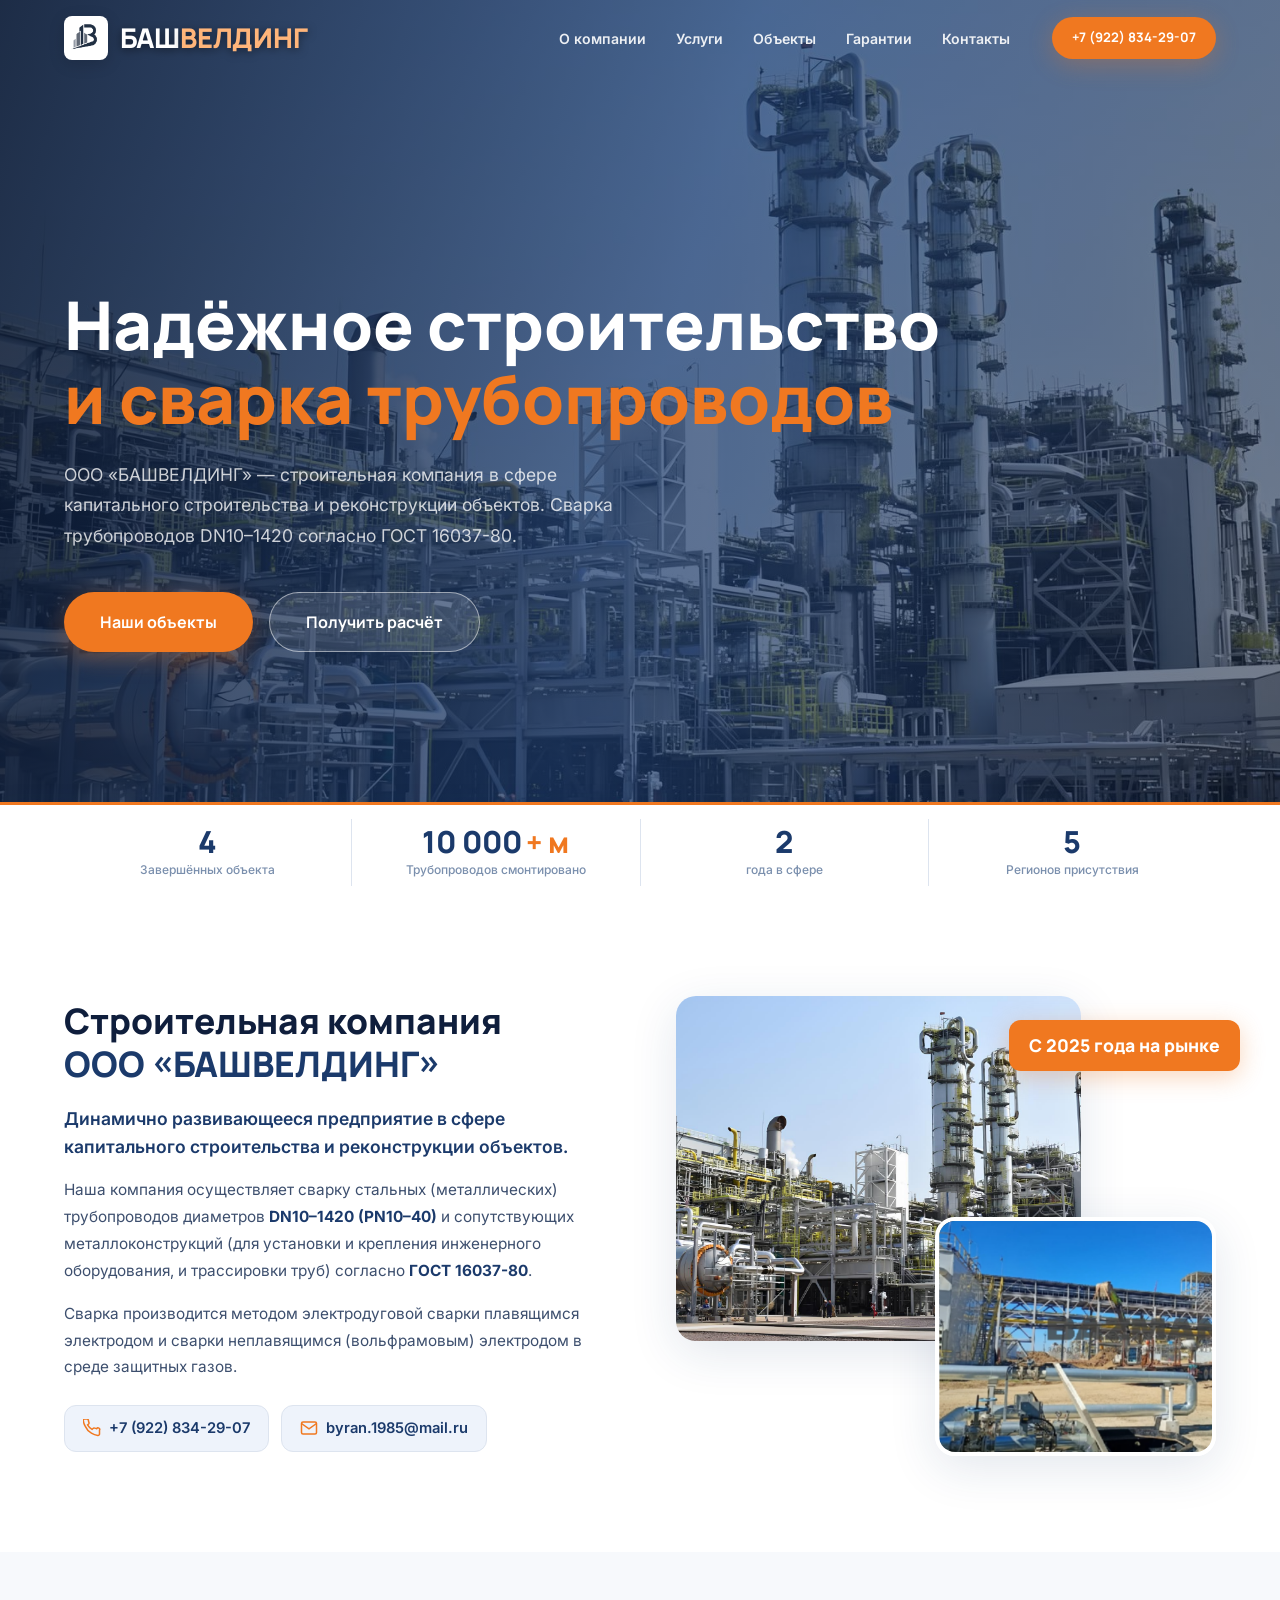
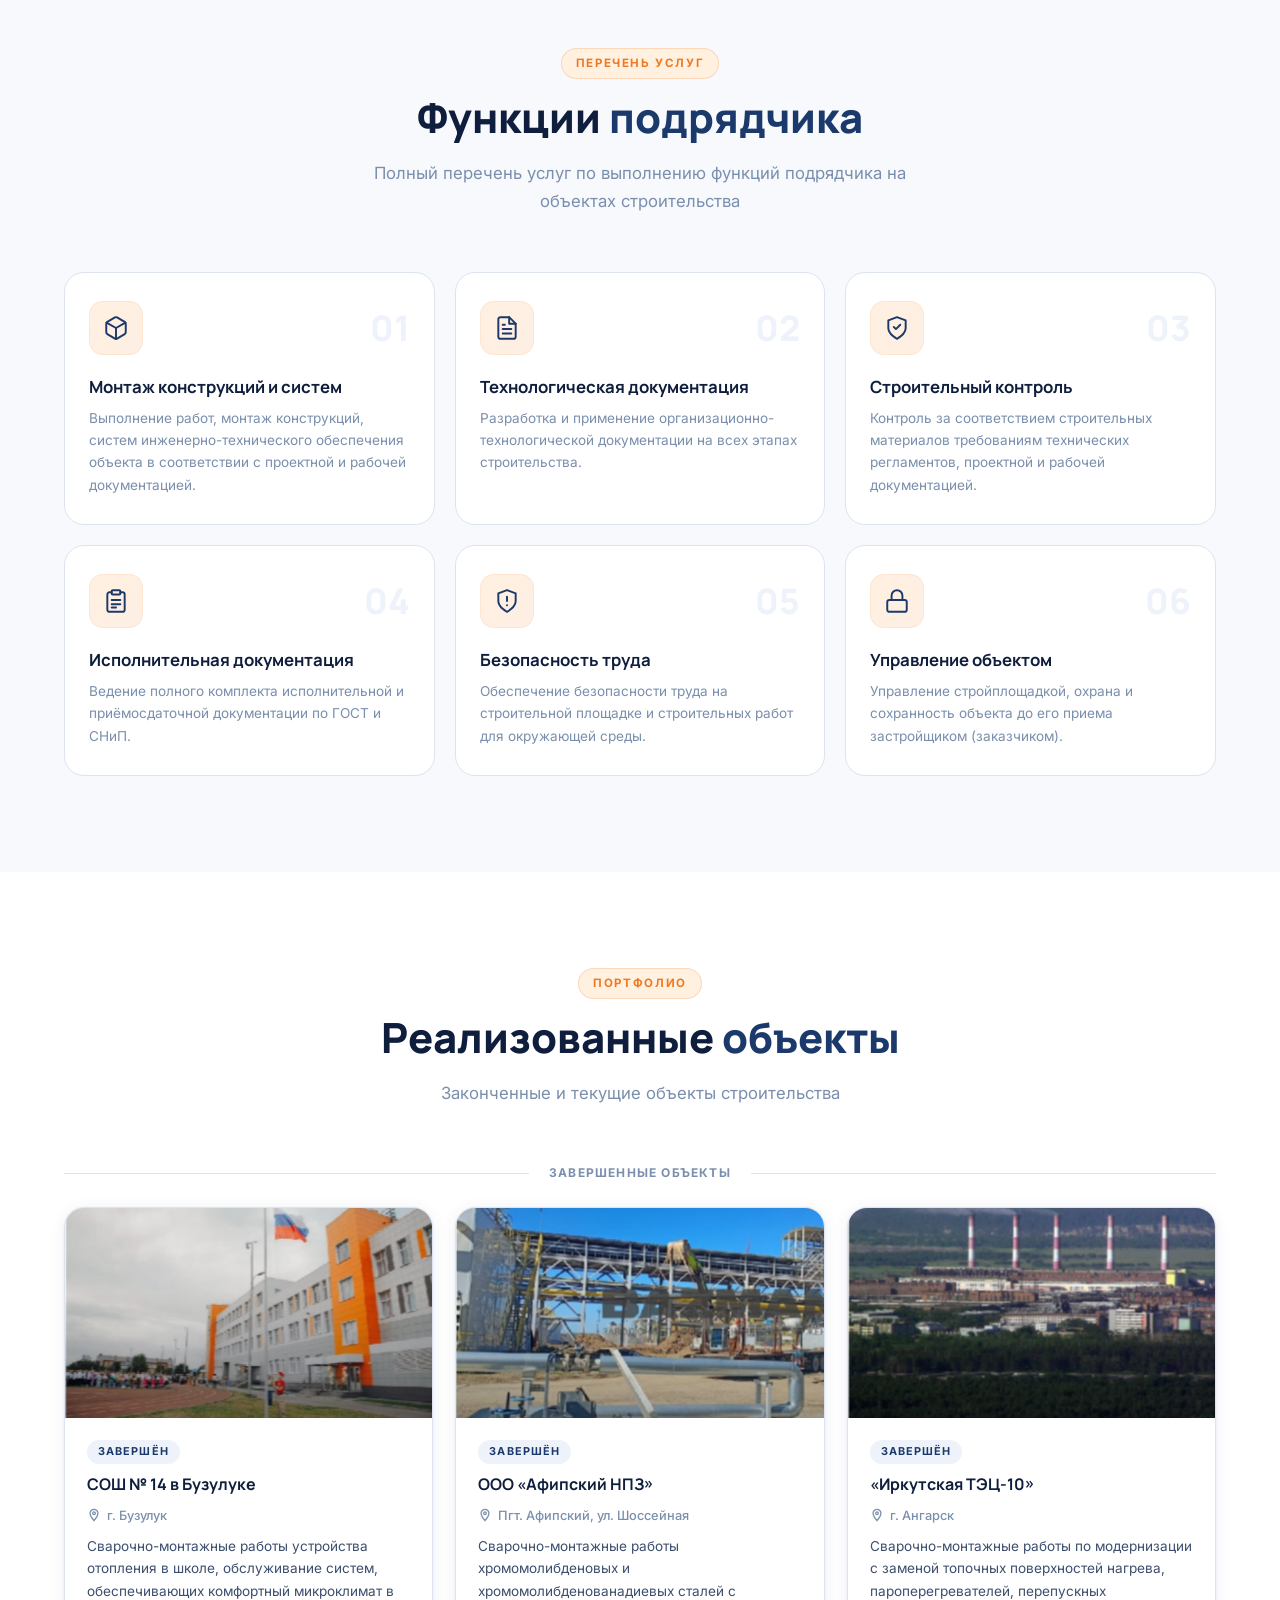
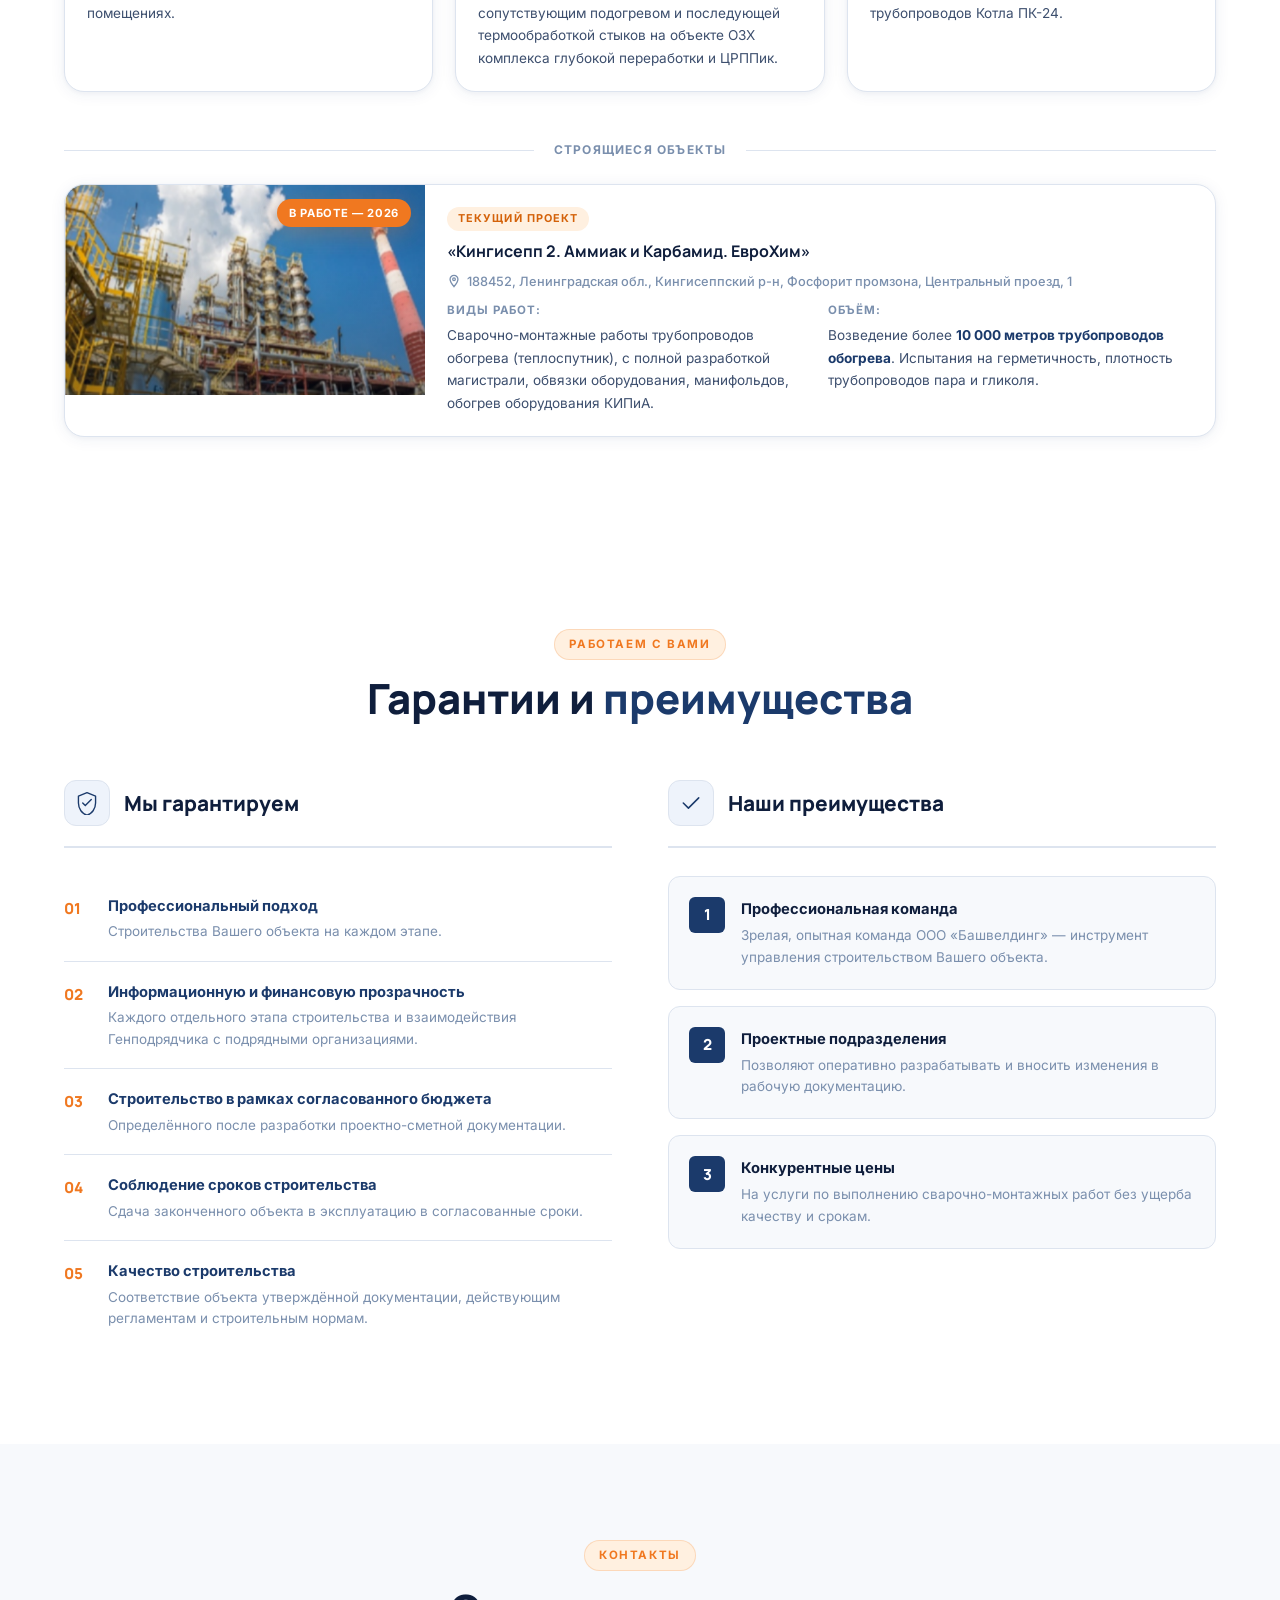
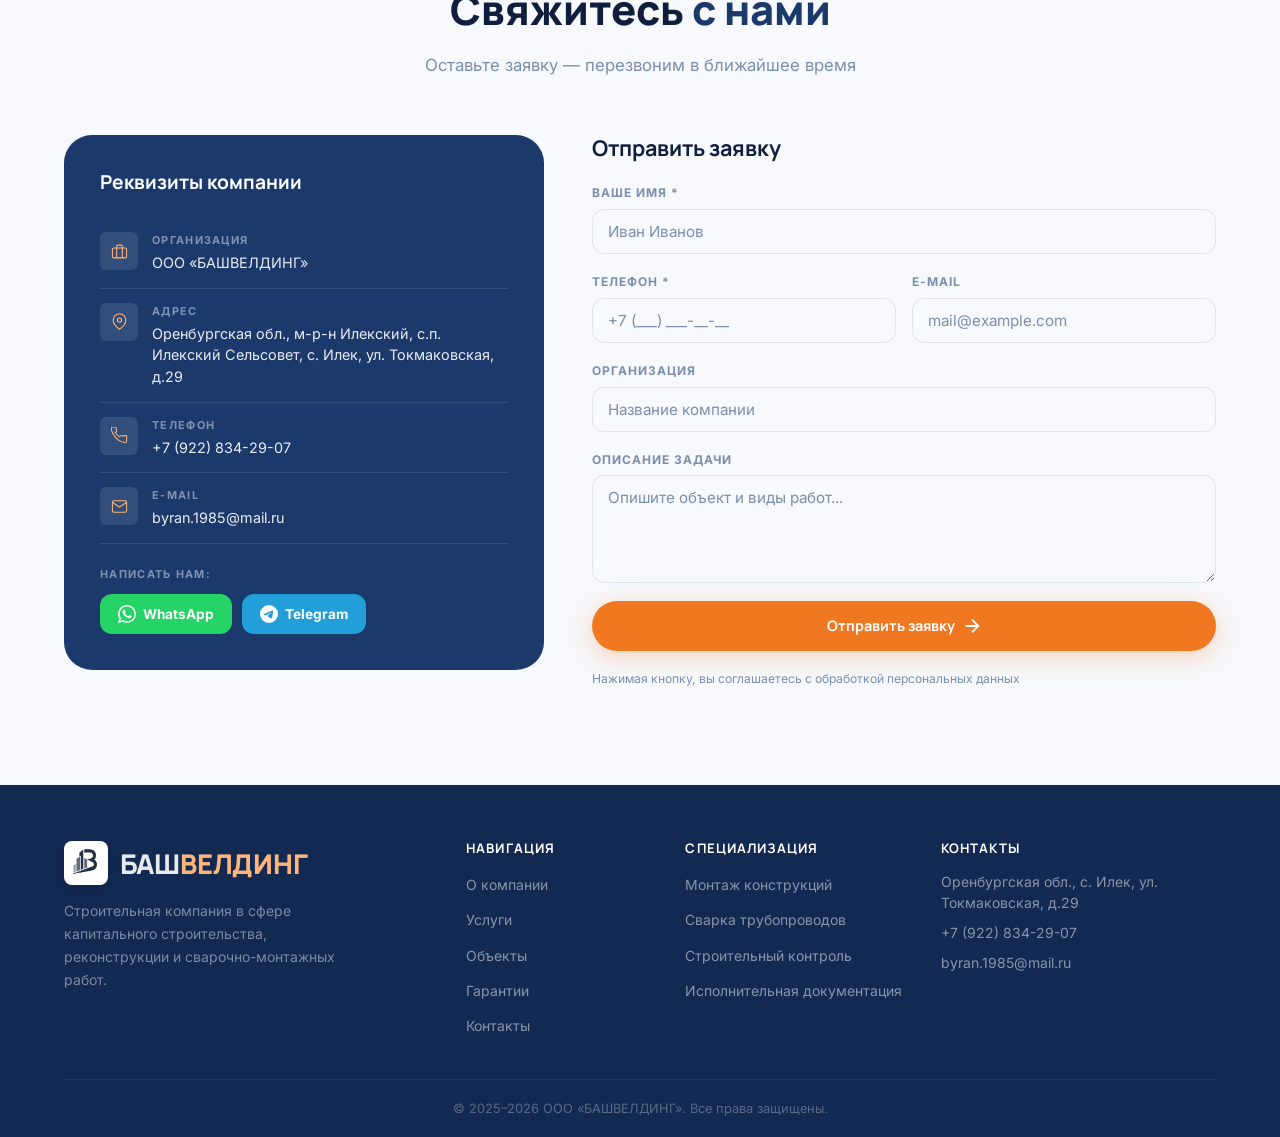
<file: index.html>
<!DOCTYPE html>
<html lang="ru">
<head>
  <meta charset="UTF-8" />
  <meta name="viewport" content="width=device-width, initial-scale=1.0" />
  <title>БАШВЕЛДИНГ | Сварочно-монтажные работы и строительство</title>
  <meta name="description" content="ООО «БАШВЕЛДИНГ» — строительная компания в сфере капитального строительства, реконструкции и сварочно-монтажных работ трубопроводов DN10-1420." />
  <link rel="preconnect" href="https://fonts.googleapis.com" />
  <link rel="preconnect" href="https://fonts.gstatic.com" crossorigin />
  <link href="https://fonts.googleapis.com/css2?family=Inter:wght@300;400;500;600;700;800&family=Manrope:wght@400;500;600;700;800&display=swap" rel="stylesheet" />
  <link rel="stylesheet" href="style.css" />
</head>
<body>

  <!-- ============ ШАПКА ============ -->
  <header id="header">
    <div class="header-inner">

      <!-- ЛОГОТИП -->
      <a href="#hero" class="logo" id="logo-link">
        <div class="logo-mark">
          <img src="images/icon.png" alt="Логотип БАШВЕЛДИНГ" class="logo-img">
        </div>
        <div class="logo-text">
          <span class="logo-bash">БАШ</span><span class="logo-vld">ВЕЛДИНГ</span>
        </div>
      </a>

      <nav id="nav">
        <ul class="nav-list">
          <li><a href="#about"      class="nav-link">О компании</a></li>
          <li><a href="#services"   class="nav-link">Услуги</a></li>
          <li><a href="#portfolio"  class="nav-link">Объекты</a></li>
          <li><a href="#guarantees" class="nav-link">Гарантии</a></li>
          <li><a href="#contacts"   class="nav-link">Контакты</a></li>
        </ul>
      </nav>

      <a href="tel:+79228342907" class="btn btn-primary header-cta">+7 (922) 834-29-07</a>

      <button id="burger" class="burger" aria-label="Открыть меню">
        <span></span><span></span><span></span>
      </button>
    </div>
  </header>

  <!-- ============ HERO ============ -->
  <section id="hero" class="hero">
    <div class="hero-bg">
      <div class="hero-img-layer" id="heroImgLayer"></div>
      <div class="hero-overlay"></div>
    </div>
    <div class="hero-content">
      <h1 class="hero-title">
        Надёжное строительство<br />
        <span class="hero-accent">и сварка трубопроводов</span>
      </h1>
      <p class="hero-subtitle">
        ООО «БАШВЕЛДИНГ» — строительная компания в сфере капитального строительства
        и реконструкции объектов. Сварка трубопроводов DN10–1420 согласно ГОСТ 16037-80.
      </p>
      <div class="hero-actions">
        <a href="#portfolio" class="btn btn-primary btn-lg">Наши объекты</a>
        <a href="#contacts"  class="btn btn-outline-white btn-lg">Получить расчёт</a>
      </div>
    </div>

    <!-- СТАТИСТИКА -->
    <div class="hero-stats-bar">
      <div class="container hero-stats-inner">

        <div class="hstat">
          <span class="hstat-num" data-target="4">0</span>
          <span class="hstat-label">Завершённых объекта</span>
        </div>

        <div class="hstat-sep"></div>

        <div class="hstat">
          <div class="hstat-inline">
            <span class="hstat-num" data-target="10000">0</span>
            <span class="hstat-suf">+ м</span>
          </div>
          <span class="hstat-label">Трубопроводов смонтировано</span>
        </div>

        <div class="hstat-sep"></div>

        <div class="hstat">
          <span class="hstat-num" data-target="2">0</span>
          <span class="hstat-label">года в сфере</span>
        </div>

        <div class="hstat-sep"></div>

        <div class="hstat">
          <span class="hstat-num" data-target="5">0</span>
          <span class="hstat-label">Регионов присутствия</span>
        </div>

      </div>
    </div>
  </section>

  <!-- ============ О КОМПАНИИ ============ -->
  <section id="about" class="section about-section">
    <div class="container">
      <div class="about-grid">
        <div class="about-content reveal">
          <h2 class="about-title">Строительная компания<br /><span class="accent">ООО «БАШВЕЛДИНГ»</span></h2>
          <p class="about-lead">
            Динамично развивающееся предприятие в сфере капитального строительства
            и реконструкции объектов.
          </p>
          <p class="about-text">
            Наша компания осуществляет сварку стальных (металлических) трубопроводов
            диаметров <strong>DN10–1420 (PN10–40)</strong> и сопутствующих металлоконструкций
            (для установки и крепления инженерного оборудования, и трассировки труб)
            согласно <strong>ГОСТ 16037-80</strong>.
          </p>
          <p class="about-text">
            Сварка производится методом электродуговой сварки плавящимся электродом
            и сварки неплавящимся (вольфрамовым) электродом в среде защитных газов.
          </p>
          <div class="about-contact-row">
            <a href="tel:+79228342907" class="about-contact-item">
              <svg viewBox="0 0 24 24" fill="none" stroke="currentColor" stroke-width="2"><path d="M22 16.92v3a2 2 0 01-2.18 2 19.79 19.79 0 01-8.63-3.07A19.5 19.5 0 013.07 9.81 19.79 19.79 0 01.22 1.18 2 2 0 012.22 0h3a2 2 0 012 1.72 12.84 12.84 0 00.7 2.81 2 2 0 01-.45 2.11L6.09 7.91a16 16 0 006 6l1.27-1.27a2 2 0 012.11-.45 12.84 12.84 0 002.81.7A2 2 0 0122 14.92z"/></svg>
              +7 (922) 834-29-07
            </a>
            <a href="mailto:byran.1985@mail.ru" class="about-contact-item">
              <svg viewBox="0 0 24 24" fill="none" stroke="currentColor" stroke-width="2"><path d="M4 4h16c1.1 0 2 .9 2 2v12c0 1.1-.9 2-2 2H4c-1.1 0-2-.9-2-2V6c0-1.1.9-2 2-2z"/><polyline points="22,6 12,13 2,6"/></svg>
              byran.1985@mail.ru
            </a>
          </div>
        </div>
        <div class="about-visual reveal reveal-right">
          <div class="about-img-primary">
            <img src="images/image5.png" alt="Строительство и сварка">
          </div>
          <div class="about-img-secondary">
            <img src="images/image2.png" alt="Монтаж трубопроводов">
          </div>
          <div class="about-badge-card">
            <span class="badge-desc">С 2025 года на рынке</span>
          </div>
        </div>
      </div>
    </div>
  </section>

  <!-- ============ УСЛУГИ ============ -->
  <section id="services" class="section services-section">
    <div class="container">
      <div class="section-header reveal">
        <div class="section-tag">Перечень услуг</div>
        <h2 class="section-title">Функции <span class="accent">подрядчика</span></h2>
        <p class="section-desc">Полный перечень услуг по выполнению функций подрядчика на объектах строительства</p>
      </div>
      <div class="services-grid">
        <div class="service-card reveal" data-delay="0">
          <div class="service-num">01</div>
          <div class="service-icon-wrap">
            <svg viewBox="0 0 24 24" fill="none" stroke="currentColor" stroke-width="1.8" stroke-linecap="round" stroke-linejoin="round">
              <path d="M21 16V8a2 2 0 0 0-1-1.73l-7-4a2 2 0 0 0-2 0l-7 4A2 2 0 0 0 3 8v8a2 2 0 0 0 1 1.73l7 4a2 2 0 0 0 2 0l7-4A2 2 0 0 0 21 16z" />
              <polyline points="3.27 6.96 12 12.01 20.73 6.96" />
              <line x1="12" y1="22.08" x2="12" y2="12" />
            </svg>
          </div>
          <h3 class="service-title">Монтаж конструкций и систем</h3>
          <p class="service-desc">Выполнение работ, монтаж конструкций, систем инженерно-технического обеспечения объекта в соответствии с проектной и рабочей документацией.</p>
        </div>
        
        <div class="service-card reveal" data-delay="80">
          <div class="service-num">02</div>
          <div class="service-icon-wrap">
            <svg viewBox="0 0 24 24" fill="none" stroke="currentColor" stroke-width="1.8" stroke-linecap="round" stroke-linejoin="round">
              <path d="M14 2H6a2 2 0 0 0-2 2v16a2 2 0 0 0 2 2h12a2 2 0 0 0 2-2V8z" />
              <polyline points="14 2 14 8 20 8" />
              <line x1="16" y1="13" x2="8" y2="13" />
              <line x1="16" y1="17" x2="8" y2="17" />
              <line x1="10" y1="9" x2="8" y2="9" />
            </svg>
          </div>
          <h3 class="service-title">Технологическая документация</h3>
          <p class="service-desc">Разработка и применение организационно-технологической документации на всех этапах строительства.</p>
        </div>
        
        <div class="service-card reveal" data-delay="160">
          <div class="service-num">03</div>
          <div class="service-icon-wrap">
            <svg viewBox="0 0 24 24" fill="none" stroke="currentColor" stroke-width="1.8" stroke-linecap="round" stroke-linejoin="round">
              <path d="M12 22s8-4 8-10V5l-8-3-8 3v7c0 6 8 10 8 10z" />
              <polyline points="9 11 11 13 15 9" />
            </svg>
          </div>
          <h3 class="service-title">Строительный контроль</h3>
          <p class="service-desc">Контроль за соответствием строительных материалов требованиям технических регламентов, проектной и рабочей документацией.</p>
        </div>
        
        <div class="service-card reveal" data-delay="0">
          <div class="service-num">04</div>
          <div class="service-icon-wrap">
            <svg viewBox="0 0 24 24" fill="none" stroke="currentColor" stroke-width="1.8" stroke-linecap="round" stroke-linejoin="round">
              <path d="M16 4h2a2 2 0 0 1 2 2v14a2 2 0 0 1-2 2H6a2 2 0 0 1-2-2V6a2 2 0 0 1 2-2h2" />
              <rect x="8" y="2" width="8" height="4" rx="1" ry="1" />
              <line x1="8" y1="11" x2="16" y2="11" />
              <line x1="8" y1="15" x2="16" y2="15" />
              <line x1="8" y1="18" x2="12" y2="18" />
            </svg>
          </div>
          <h3 class="service-title">Исполнительная документация</h3>
          <p class="service-desc">Ведение полного комплекта исполнительной и приёмосдаточной документации по ГОСТ и СНиП.</p>
        </div>
        
        <div class="service-card reveal" data-delay="80">
          <div class="service-num">05</div>
          <div class="service-icon-wrap">
            <svg viewBox="0 0 24 24" fill="none" stroke="currentColor" stroke-width="1.8" stroke-linecap="round" stroke-linejoin="round">
              <path d="M12 22s8-4 8-10V5l-8-3-8 3v7c0 6 8 10 8 10z" />
              <path d="M12 8v4" />
              <path d="M12 16h.01" />
            </svg>
          </div>
          <h3 class="service-title">Безопасность труда</h3>
          <p class="service-desc">Обеспечение безопасности труда на строительной площадке и строительных работ для окружающей среды.</p>
        </div>
        
        <div class="service-card reveal" data-delay="160">
          <div class="service-num">06</div>
          <div class="service-icon-wrap">
            <svg viewBox="0 0 24 24" fill="none" stroke="currentColor" stroke-width="1.8" stroke-linecap="round" stroke-linejoin="round">
              <rect x="3" y="11" width="18" height="11" rx="2" ry="2" />
              <path d="M7 11V7a5 5 0 0 1 10 0v4" />
            </svg>
          </div>
          <h3 class="service-title">Управление объектом</h3>
          <p class="service-desc">Управление стройплощадкой, охрана и сохранность объекта до его приема застройщиком (заказчиком).</p>
        </div>
      </div>
    </div>
  </section>

  <!-- ============ ОБЪЕКТЫ (ПОРТФОЛИО) ============ -->
  <section id="portfolio" class="section portfolio-section">
    <div class="container">
      <div class="section-header reveal">
        <div class="section-tag">Портфолио</div>
        <h2 class="section-title">Реализованные <span class="accent">объекты</span></h2>
        <p class="section-desc">Законченные и текущие объекты строительства</p>
      </div>

      <div class="portfolio-label reveal">
        <div class="plabel-line"></div>
        <span>Завершенные объекты</span>
        <div class="plabel-line"></div>
      </div>

      <div class="portfolio-grid">
        <div class="portfolio-card reveal" data-delay="0">
          <div class="pcard-img">
            <img src="images/image1.png" alt="Школа №14 Бузулук" />
            <div class="pcard-img-overlay"></div>
          </div>
          <div class="pcard-body">
            <span class="pcard-tag">Завершён</span>
            <h3 class="pcard-title">СОШ № 14 в Бузулуке</h3>
            <p class="pcard-location">
              <svg viewBox="0 0 16 16" fill="none" stroke="currentColor" stroke-width="1.5"><path d="M8 1.5a4.5 4.5 0 014.5 4.5c0 3-4.5 8.5-4.5 8.5S3.5 9 3.5 6A4.5 4.5 0 018 1.5z"/><circle cx="8" cy="6" r="1.5"/></svg>
              г. Бузулук
            </p>
            <p class="pcard-desc">Сварочно-монтажные работы устройства отопления в школе, обслуживание систем, обеспечивающих комфортный микроклимат в помещениях.</p>
          </div>
        </div>

        <div class="portfolio-card reveal" data-delay="100">
          <div class="pcard-img">
            <img src="images/image2.png" alt="ООО Афипский НПЗ" />
            <div class="pcard-img-overlay"></div>
          </div>
          <div class="pcard-body">
            <span class="pcard-tag">Завершён</span>
            <h3 class="pcard-title">ООО «Афипский НПЗ»</h3>
            <p class="pcard-location">
              <svg viewBox="0 0 16 16" fill="none" stroke="currentColor" stroke-width="1.5"><path d="M8 1.5a4.5 4.5 0 014.5 4.5c0 3-4.5 8.5-4.5 8.5S3.5 9 3.5 6A4.5 4.5 0 018 1.5z"/><circle cx="8" cy="6" r="1.5"/></svg>
              Пгт. Афипский, ул. Шоссейная
            </p>
            <p class="pcard-desc">Сварочно-монтажные работы хромомолибденовых и хромомолибденованадиевых сталей с сопутствующим подогревом и последующей термообработкой стыков на объекте ОЗХ комплекса глубокой переработки и ЦРППик.</p>
          </div>
        </div>

        <div class="portfolio-card reveal" data-delay="200">
          <div class="pcard-img">
            <img src="images/image3.png" alt="Иркутская ТЭЦ-10" />
            <div class="pcard-img-overlay"></div>
          </div>
          <div class="pcard-body">
            <span class="pcard-tag">Завершён</span>
            <h3 class="pcard-title">«Иркутская ТЭЦ-10»</h3>
            <p class="pcard-location">
              <svg viewBox="0 0 16 16" fill="none" stroke="currentColor" stroke-width="1.5"><path d="M8 1.5a4.5 4.5 0 014.5 4.5c0 3-4.5 8.5-4.5 8.5S3.5 9 3.5 6A4.5 4.5 0 018 1.5z"/><circle cx="8" cy="6" r="1.5"/></svg>
              г. Ангарск
            </p>
            <p class="pcard-desc">Сварочно-монтажные работы по модернизации с заменой топочных поверхностей нагрева, пароперегревателей, перепускных трубопроводов Котла ПК-24.</p>
          </div>
        </div>
      </div>

      <div class="portfolio-label reveal" style="margin-top:48px;">
        <div class="plabel-line"></div>
        <span>Строящиеся объекты</span>
        <div class="plabel-line"></div>
      </div>

      <!-- ШИРОКАЯ КАРТОЧКА -->
      <div class="portfolio-card portfolio-card-wide reveal">
        <div class="pcard-img">
          <img src="images/image4.png" alt="ЕвроХим Кингисепп" />
          <div class="pcard-img-overlay"></div>
          <span class="pcard-live-badge">В работе — 2026</span>
        </div>
        <div class="pcard-body">
          <span class="pcard-tag pcard-tag-active">Текущий проект</span>
          <h3 class="pcard-title">«Кингисепп 2. Аммиак и Карбамид. ЕвроХим»</h3>
          <p class="pcard-location">
            <svg viewBox="0 0 16 16" fill="none" stroke="currentColor" stroke-width="1.5"><path d="M8 1.5a4.5 4.5 0 014.5 4.5c0 3-4.5 8.5-4.5 8.5S3.5 9 3.5 6A4.5 4.5 0 018 1.5z"/><circle cx="8" cy="6" r="1.5"/></svg>
            188452, Ленинградская обл., Кингисеппский р-н, Фосфорит промзона, Центральный проезд, 1
          </p>
          <div class="pcard-wide-grid">
            <div>
              <p class="pcard-desc-label">Виды работ:</p>
              <p class="pcard-desc">Сварочно-монтажные работы трубопроводов обогрева (теплоспутник), с полной разработкой магистрали, обвязки оборудования, манифольдов, обогрев оборудования КИПиА.</p>
            </div>
            <div>
              <p class="pcard-desc-label">Объём:</p>
              <p class="pcard-desc">Возведение более <strong>10 000 метров трубопроводов обогрева</strong>. Испытания на герметичность, плотность трубопроводов пара и гликоля.</p>
            </div>
          </div>
        </div>
      </div>

    </div>
  </section>

  <!-- ============ КАРТА ПРОЕКТОВ ============ -->
  

  <!-- ============ ГАРАНТИИ И ПРЕИМУЩЕСТВА ============ -->
  <section id="guarantees" class="section guarantees-section">
    <div class="container">
      <div class="section-header reveal">
        <div class="section-tag">Работаем с вами</div>
        <h2 class="section-title">Гарантии и <span class="accent">преимущества</span></h2>
      </div>

      <div class="guarantees-unified">
        <!-- ГАРАНТИИ -->
        <div class="gu-block reveal">
          <div class="gu-block-header">
            <div class="gu-block-icon">
              <svg viewBox="0 0 28 28" fill="none"><path d="M14 2L4 6v8c0 6.6 4.3 12.7 10 14.3C19.7 26.7 24 20.6 24 14V6L14 2z" stroke="#1B3A6B" stroke-width="1.6" stroke-linejoin="round"/><path d="M9 14l3 3 7-7" stroke="#1B3A6B" stroke-width="1.6" stroke-linecap="round"/></svg>
            </div>
            <h3>Мы гарантируем</h3>
          </div>
          <div class="guarantee-list">
            <div class="guarantee-item">
              <div class="gi-num">01</div>
              <div class="gi-content">
                <strong>Профессиональный подход</strong>
                <p>Строительства Вашего объекта на каждом этапе.</p>
              </div>
            </div>
            <div class="guarantee-item">
              <div class="gi-num">02</div>
              <div class="gi-content">
                <strong>Информационную и финансовую прозрачность</strong>
                <p>Каждого отдельного этапа строительства и взаимодействия Генподрядчика с подрядными организациями.</p>
              </div>
            </div>
            <div class="guarantee-item">
              <div class="gi-num">03</div>
              <div class="gi-content">
                <strong>Строительство в рамках согласованного бюджета</strong>
                <p>Определённого после разработки проектно-сметной документации.</p>
              </div>
            </div>
            <div class="guarantee-item">
              <div class="gi-num">04</div>
              <div class="gi-content">
                <strong>Соблюдение сроков строительства</strong>
                <p>Сдача законченного объекта в эксплуатацию в согласованные сроки.</p>
              </div>
            </div>
            <div class="guarantee-item">
              <div class="gi-num">05</div>
              <div class="gi-content">
                <strong>Качество строительства</strong>
                <p>Соответствие объекта утверждённой документации, действующим регламентам и строительным нормам.</p>
              </div>
            </div>
          </div>
        </div>

        <!-- ПРЕИМУЩЕСТВА -->
        <div class="gu-block reveal reveal-right">
          <div class="gu-block-header">
            <div class="gu-block-icon">
              <svg viewBox="0 0 28 28" fill="none"><path d="M5 14l6 6L23 8" stroke="#1B3A6B" stroke-width="1.8" stroke-linecap="round" stroke-linejoin="round"/></svg>
            </div>
            <h3>Наши преимущества</h3>
          </div>
          <div class="adv-cards">
            <div class="adv-card">
              <div class="adv-num">1</div>
              <div class="adv-text">
                <strong>Профессиональная команда</strong>
                <p>Зрелая, опытная команда ООО «Башвелдинг» — инструмент управления строительством Вашего объекта.</p>
              </div>
            </div>
            <div class="adv-card">
              <div class="adv-num">2</div>
              <div class="adv-text">
                <strong>Проектные подразделения</strong>
                <p>Позволяют оперативно разрабатывать и вносить изменения в рабочую документацию.</p>
              </div>
            </div>
            <div class="adv-card">
              <div class="adv-num">3</div>
              <div class="adv-text">
                <strong>Конкурентные цены</strong>
                <p>На услуги по выполнению сварочно-монтажных работ без ущерба качеству и срокам.</p>
              </div>
            </div>
          </div>
        </div>
      </div>
    </div>
  </section>

  <!-- ============ КОНТАКТЫ ============ -->
  <section id="contacts" class="section contacts-section">
    <div class="container">
      <div class="section-header reveal">
        <div class="section-tag">Контакты</div>
        <h2 class="section-title">Свяжитесь <span class="accent">с нами</span></h2>
        <p class="section-desc">Оставьте заявку — перезвоним в ближайшее время</p>
      </div>
      <div class="contacts-grid">

        <div class="contact-info-panel reveal">
          <h3 class="ci-title">Реквизиты компании</h3>
          <div class="ci-item">
            <div class="ci-icon"><svg viewBox="0 0 24 24" fill="none" stroke="currentColor" stroke-width="1.5"><rect x="2" y="7" width="20" height="14" rx="2"/><path d="M16 21V5a2 2 0 00-2-2h-4a2 2 0 00-2 2v16"/></svg></div>
            <div class="ci-data">
              <span class="ci-label">Организация</span>
              <span class="ci-val">ООО «БАШВЕЛДИНГ»</span>
            </div>
          </div>
          <div class="ci-item">
            <div class="ci-icon"><svg viewBox="0 0 24 24" fill="none" stroke="currentColor" stroke-width="1.5"><path d="M21 10c0 7-9 13-9 13S3 17 3 10a9 9 0 0118 0z"/><circle cx="12" cy="10" r="3"/></svg></div>
            <div class="ci-data">
              <span class="ci-label">Адрес</span>
              <span class="ci-val">Оренбургская обл., м-р-н Илекский, с.п. Илекский Сельсовет, с. Илек, ул. Токмаковская, д.29</span>
            </div>
          </div>
          <div class="ci-item">
            <div class="ci-icon"><svg viewBox="0 0 24 24" fill="none" stroke="currentColor" stroke-width="1.5"><path d="M22 16.92v3a2 2 0 01-2.18 2 19.79 19.79 0 01-8.63-3.07A19.5 19.5 0 013.07 9.81 19.79 19.79 0 01.22 1.18 2 2 0 012.22 0h3a2 2 0 012 1.72 12.84 12.84 0 00.7 2.81 2 2 0 01-.45 2.11L6.09 7.91a16 16 0 006 6l1.27-1.27a2 2 0 012.11-.45 12.84 12.84 0 002.81.7A2 2 0 0122 14.92z"/></svg></div>
            <div class="ci-data">
              <span class="ci-label">Телефон</span>
              <a href="tel:+79228342907" class="ci-val ci-link">+7 (922) 834-29-07</a>
            </div>
          </div>
          <div class="ci-item">
            <div class="ci-icon"><svg viewBox="0 0 24 24" fill="none" stroke="currentColor" stroke-width="1.5"><path d="M4 4h16c1.1 0 2 .9 2 2v12c0 1.1-.9 2-2 2H4c-1.1 0-2-.9-2-2V6c0-1.1.9-2 2-2z"/><polyline points="22,6 12,13 2,6"/></svg></div>
            <div class="ci-data">
              <span class="ci-label">E-mail</span>
              <a href="mailto:byran.1985@mail.ru" class="ci-val ci-link">byran.1985@mail.ru</a>
            </div>
          </div>
          <div class="ci-messengers">
            <span class="ci-label">Написать нам:</span>
            <div class="messenger-btns">
              <a href="https://wa.me/79228342907" class="msn-btn msn-wa" target="_blank" rel="noopener">
                <svg viewBox="0 0 24 24" fill="currentColor" width="18" height="18"><path d="M17.472 14.382c-.297-.149-1.758-.867-2.03-.967-.273-.099-.471-.148-.67.15-.197.297-.767.966-.94 1.164-.173.199-.347.223-.644.075-.297-.15-1.255-.463-2.39-1.475-.883-.788-1.48-1.761-1.653-2.059-.173-.297-.018-.458.13-.606.134-.133.298-.347.446-.52.149-.174.198-.298.298-.497.099-.198.05-.371-.025-.52-.075-.149-.669-1.612-.916-2.207-.242-.579-.487-.5-.669-.51-.173-.008-.371-.01-.57-.01-.198 0-.52.074-.792.372-.272.297-1.04 1.016-1.04 2.479 0 1.462 1.065 2.875 1.213 3.074.149.198 2.096 3.2 5.077 4.487.709.306 1.262.489 1.694.625.712.227 1.36.195 1.871.118.571-.085 1.758-.719 2.006-1.413.248-.694.248-1.289.173-1.413-.074-.124-.272-.198-.57-.347m-5.421 7.403h-.004a9.87 9.87 0 01-5.031-1.378l-.361-.214-3.741.982.998-3.648-.235-.374a9.86 9.86 0 01-1.51-5.26c.001-5.45 4.436-9.884 9.888-9.884 2.64 0 5.122 1.03 6.988 2.898a9.825 9.825 0 012.893 6.994c-.003 5.45-4.437 9.884-9.885 9.884m8.413-18.297A11.815 11.815 0 0012.05 0C5.495 0 .16 5.335.157 11.892c0 2.096.547 4.142 1.588 5.945L.057 24l6.305-1.654a11.882 11.882 0 005.683 1.448h.005c6.554 0 11.89-5.335 11.893-11.893a11.821 11.821 0 00-3.48-8.413Z"/></svg>
                WhatsApp
              </a>
              <a href="https://t.me/+79228342907" class="msn-btn msn-tg" target="_blank" rel="noopener">
                <svg viewBox="0 0 24 24" fill="currentColor" width="18" height="18"><path d="M11.944 0A12 12 0 0 0 0 12a12 12 0 0 0 12 12 12 12 0 0 0 12-12A12 12 0 0 0 12 0a12 12 0 0 0-.056 0zm4.962 7.224c.1-.002.321.023.465.14a.506.506 0 0 1 .171.325c.016.093.036.306.02.472-.18 1.898-.962 6.502-1.36 8.627-.168.9-.499 1.201-.82 1.23-.696.065-1.225-.46-1.9-.902-1.056-.693-1.653-1.124-2.678-1.8-1.185-.78-.417-1.21.258-1.91.177-.184 3.247-2.977 3.307-3.23.007-.032.014-.15-.056-.212s-.174-.041-.249-.024c-.106.024-1.793 1.14-5.061 3.345-.48.33-.913.49-1.302.48-.428-.008-1.252-.241-1.865-.44-.752-.245-1.349-.374-1.297-.789.027-.216.325-.437.893-.663 3.498-1.524 5.83-2.529 6.998-3.014 3.332-1.386 4.025-1.627 4.476-1.635z"/></svg>
                Telegram
              </a>
            </div>
          </div>
        </div>

        <!-- ФОРМА -->
        <form class="contact-form reveal reveal-right" id="contactForm" novalidate>
          <h3 class="cf-title">Отправить заявку</h3>
          <div class="form-group">
            <label for="name">Ваше имя *</label>
            <input type="text" id="name" name="name" placeholder="Иван Иванов" required />
          </div>
          <div class="form-row">
            <div class="form-group">
              <label for="phone">Телефон *</label>
              <input type="tel" id="phone" name="phone" placeholder="+7 (___) ___-__-__" required />
            </div>
            <div class="form-group">
              <label for="email">E-mail</label>
              <input type="email" id="email" name="email" placeholder="mail@example.com" />
            </div>
          </div>
          <div class="form-group">
            <label for="org">Организация</label>
            <input type="text" id="org" name="org" placeholder="Название компании" />
          </div>
          <div class="form-group">
            <label for="message">Описание задачи</label>
            <textarea id="message" name="message" rows="4" placeholder="Опишите объект и виды работ..."></textarea>
          </div>
          <button type="submit" class="btn btn-primary btn-full" id="submitBtn">
            Отправить заявку
            <svg viewBox="0 0 20 20" fill="none" stroke="currentColor" stroke-width="2" width="18" height="18"><path d="M3 10h14M10 3l7 7-7 7"/></svg>
          </button>
          <p class="form-note">Нажимая кнопку, вы соглашаетесь с обработкой персональных данных</p>
          <div class="form-success" id="formSuccess">
            Спасибо! Ваша заявка отправлена. Мы свяжемся с вами в ближайшее время.
          </div>
        </form>

      </div>
    </div>
  </section>

  <!-- ============ FOOTER ============ -->
  <footer class="footer">
    <div class="container">
      <div class="footer-grid">
        <div class="footer-brand">
          <a href="#hero" class="logo footer-logo">
            <div class="logo-mark">
              <img src="images/icon.png" alt="Логотип БАШВЕЛДИНГ" class="logo-img">
            </div>
            <div class="logo-text">
              <span class="logo-bash logo-bash-ft">БАШ</span><span class="logo-vld logo-vld-ft">ВЕЛДИНГ</span>
            </div>
          </a>
          <p class="footer-tagline">Строительная компания в сфере капитального строительства, реконструкции и сварочно-монтажных работ.</p>
        </div>
        <div class="footer-links">
          <h4>Навигация</h4>
          <ul>
            <li><a href="#about">О компании</a></li>
            <li><a href="#services">Услуги</a></li>
            <li><a href="#portfolio">Объекты</a></li>
            <li><a href="#guarantees">Гарантии</a></li>
            <li><a href="#contacts">Контакты</a></li>
          </ul>
        </div>
        <div class="footer-links">
          <h4>Специализация</h4>
          <ul>
            <li><a href="#services">Монтаж конструкций</a></li>
            <li><a href="#services">Сварка трубопроводов</a></li>
            <li><a href="#services">Строительный контроль</a></li>
            <li><a href="#services">Исполнительная документация</a></li>
          </ul>
        </div>
        <div class="footer-contact">
          <h4>Контакты</h4>
          <p>Оренбургская обл., с. Илек, ул. Токмаковская, д.29</p>
          <a href="tel:+79228342907">+7 (922) 834-29-07</a>
          <a href="mailto:byran.1985@mail.ru">byran.1985@mail.ru</a>
        </div>
      </div>
      <div class="footer-bottom">
        <p>© 2025–2026 ООО «БАШВЕЛДИНГ». Все права защищены.</p>
      </div>
    </div>
  </footer>

  <script src="script.js"></script>
</body>
</html>
</file>
<file: style.css>
/* ==========================================
   БАШВЕЛДИНГ — Светлая тема v2
   ========================================== */

:root {
  --clr-navy:       #1B3A6B;
  --clr-navy-dark:  #122952;
  --clr-navy-light: #2A5298;
  --clr-orange:     #F07820;
  --clr-orange-dk:  #D4620A;
  --clr-orange-lt:  #FFF0E0;

  --clr-bg:         #F7F9FC;
  --clr-bg-2:       #FFFFFF;
  --clr-bg-3:       #EEF3FB;
  --clr-surface:    #FFFFFF;
  --clr-border:     #DDE4EF;
  --clr-border-2:   #C8D4E8;

  --clr-text-h:     #0F1E3C;
  --clr-text:       #3D4F6E;
  --clr-muted:      #7A8FAD;
  --clr-white:      #FFFFFF;

  --font-main: 'Inter', sans-serif;
  --font-head: 'Manrope', sans-serif;

  --radius-sm: 6px;
  --radius-md: 12px;
  --radius-lg: 20px;
  --radius-xl: 28px;

  --shadow-sm:   0 1px 4px rgba(27,58,107,0.08);
  --shadow-md:   0 4px 24px rgba(27,58,107,0.1);
  --shadow-lg:   0 12px 48px rgba(27,58,107,0.12);
  --shadow-card: 0 2px 16px rgba(27,58,107,0.07), 0 1px 4px rgba(27,58,107,0.04);
  --shadow-orange: 0 6px 24px rgba(240,120,32,0.3);

  --transition: all 0.3s cubic-bezier(0.4, 0, 0.2, 1);
  --transition-fast: all 0.18s ease;
}

/* ----------- СБРОС ----------- */
*, *::before, *::after { box-sizing: border-box; margin: 0; padding: 0; }
html { scroll-behavior: smooth; font-size: 16px; overflow-x: hidden; width: 100%; }
body {
  font-family: var(--font-main);
  background: var(--clr-bg);
  color: var(--clr-text);
  line-height: 1.65;
  overflow-x: hidden;
  width: 100%;
  position: relative;
  -webkit-font-smoothing: antialiased;
}
img { max-width: 100%; display: block; }
a { color: inherit; text-decoration: none; }
ul { list-style: none; }
button { border: none; background: none; cursor: pointer; font: inherit; }

/* ----------- ТИПОГРАФИКА ----------- */
h1, h2, h3, h4 { font-family: var(--font-head); color: var(--clr-text-h); line-height: 1.2; }

.section-title {
  font-size: clamp(1.75rem, 3.5vw, 2.6rem);
  margin-bottom: 1rem;
  font-weight: 800;
}
.section-title .accent { color: var(--clr-navy); }
.section-desc { font-size: 1.05rem; color: var(--clr-muted); max-width: 600px; margin: 0 auto; line-height: 1.7; }

.section-tag {
  display: inline-block;
  font-size: 0.72rem;
  font-weight: 700;
  letter-spacing: 0.14em;
  text-transform: uppercase;
  color: var(--clr-orange);
  background: var(--clr-orange-lt);
  border: 1px solid rgba(240,120,32,0.2);
  padding: 5px 14px;
  border-radius: 50px;
  margin-bottom: 14px;
}

.container { max-width: 1200px; margin: 0 auto; padding: 0 24px; }
.section { padding: 96px 0; }
.section-header { text-align: center; margin-bottom: 56px; }

/* ----------- КНОПКИ ----------- */
.btn {
  display: inline-flex;
  align-items: center;
  gap: 8px;
  padding: 13px 28px;
  border-radius: 50px;
  font-family: var(--font-head);
  font-weight: 700;
  font-size: 0.9rem;
  transition: var(--transition);
  cursor: pointer;
  white-space: nowrap;
}
.btn-primary { background: var(--clr-orange); color: white; box-shadow: var(--shadow-orange); }
.btn-primary:hover { background: var(--clr-orange-dk); transform: translateY(-2px); box-shadow: 0 10px 32px rgba(240,120,32,0.4); }
.btn-outline-white { background: rgba(255,255,255,0.12); color: white; border: 1.5px solid rgba(255,255,255,0.5); backdrop-filter: blur(8px); }
.btn-outline-white:hover { background: rgba(255,255,255,0.22); border-color: white; transform: translateY(-2px); }
.btn-lg { padding: 16px 36px; font-size: 1rem; }
.btn-full { width: 100%; justify-content: center; }

/* ======================================
   НАВИГАЦИЯ
   ====================================== */
#header {
  position: fixed;
  top: 0; left: 0; right: 0;
  z-index: 1000;
  transition: var(--transition);
}
#header.scrolled {
  background: rgba(255,255,255,0.97);
  backdrop-filter: blur(20px);
  box-shadow: 0 1px 24px rgba(27,58,107,0.1);
}

.header-inner {
  max-width: 1200px;
  margin: 0 auto;
  padding: 16px 24px;
  display: flex;
  align-items: center;
  gap: 20px;
}

/* ---- ЛОГОТИП ---- */
.logo {
  display: flex;
  align-items: center;
  gap: 12px;
  flex-shrink: 0;
  text-decoration: none;
  transition: var(--transition-fast);
}
.logo:hover {
  transform: scale(1.02);
}

.logo-mark {
  display: flex;
  align-items: center;
  justify-content: center;
  width: 44px;
  height: 44px;
  background: white;
  border-radius: 8px;
  box-shadow: 0 4px 16px rgba(0,0,0,0.15);
  padding: 0;
  overflow: hidden;
  transition: var(--transition-fast);
}
#header.scrolled .logo-mark {
  box-shadow: 0 4px 12px rgba(27,58,107,0.08);
  border: 1px solid var(--clr-border);
}

.logo-img {
  width: 100%;
  height: 100%;
  object-fit: contain;
  transform: scale(1.25) translate(-1px, 3px);
}

.logo-mark svg { display: block; flex-shrink: 0; }

.logo-text {
  display: flex;
  align-items: baseline;
  line-height: 1;
  white-space: nowrap;
}
#header:not(.scrolled) .logo-text {
  text-shadow: 0 2px 8px rgba(0,0,0,0.5);
}

.logo-bash, .logo-vld {
  font-family: var(--font-head);
  font-size: 1.7rem;
  font-weight: 800;
  letter-spacing: -0.01em;
}
.logo-bash { color: #1B3A6B; }
.logo-vld  { color: #F07820; }

/* Логотип на прозрачном (тёмном) фоне */
#header:not(.scrolled) .logo-bash { color: #ffffff; }
#header:not(.scrolled) .logo-vld  { color: #FFB57A; }

/* Логотип в футере */
.logo-bash-ft { color: rgba(255,255,255,0.9) !important; }
.logo-vld-ft  { color: #FFB57A !important; }

/* ---- НАВИГАЦИЯ ---- */
#nav { margin-left: auto; }
.nav-list { display: flex; gap: 2px; align-items: center; }
.nav-link {
  padding: 8px 14px;
  font-size: 0.88rem;
  font-weight: 600;
  color: rgba(255,255,255,0.9);
  transition: var(--transition-fast);
  position: relative;
}
.nav-link::after {
  content: '';
  position: absolute;
  bottom: 0;
  left: 50%;
  width: 0;
  height: 2px;
  background: var(--clr-orange);
  transition: var(--transition-fast);
  transform: translateX(-50%);
  border-radius: 2px;
}
#header.scrolled .nav-link { color: var(--clr-text); }
.nav-link:hover, .nav-link:active { color: white; background: transparent; }
.nav-link:hover::after, .nav-link:active::after { width: 60%; }
#header.scrolled .nav-link:hover, #header.scrolled .nav-link:active { color: var(--clr-navy-light); background: transparent; }

.header-cta { margin-left: 8px; font-size: 0.82rem; padding: 10px 20px; }

/* ---- БУРГЕР ---- */
.burger {
  display: none;
  flex-direction: column;
  gap: 5px;
  padding: 8px;
  margin-left: auto;
  z-index: 1001;
  position: relative;
}
.burger span {
  display: block;
  width: 24px; height: 2px;
  background: white;
  border-radius: 2px;
  transition: var(--transition-fast);
}
#header.scrolled .burger span { background: var(--clr-navy); }
.burger.open span:nth-child(1) { transform: translateY(7px) rotate(45deg); }
.burger.open span:nth-child(2) { opacity: 0; }
.burger.open span:nth-child(3) { transform: translateY(-7px) rotate(-45deg); }
#header.scrolled .burger.open span { background: white; }

/* ======================================
   HERO
   ====================================== */
.hero {
  position: relative;
  min-height: 100vh;
  display: flex;
  flex-direction: column;
  justify-content: center;
  overflow: hidden;
}

.hero-bg { position: absolute; inset: 0; }
.hero-img-layer {
  position: absolute;
  inset: 0;
  background-size: cover;
  background-position: center 40%;
  background-image: url('images/image4.png'); /* fallback */
}
.hero-overlay {
  position: absolute; inset: 0;
  background: linear-gradient(105deg, rgba(11,24,48,0.88) 0%, rgba(27,58,107,0.72) 50%, rgba(11,24,48,0.55) 100%);
}

.hero-content {
  position: relative;
  z-index: 2;
  max-width: 1200px;
  margin: 0 auto;
  padding: 160px 24px 120px;
  width: 100%;
}

.hero-title {
  font-family: var(--font-head);
  font-size: clamp(2.2rem, 5.5vw, 4.2rem);
  font-weight: 800;
  color: white;
  line-height: 1.1;
  margin-bottom: 24px;
  animation: fadeUp 0.7s ease forwards;
}
.hero-accent { color: #F07820; }

.hero-subtitle {
  font-size: clamp(0.95rem, 1.8vw, 1.1rem);
  color: rgba(255,255,255,0.78);
  max-width: 600px;
  line-height: 1.75;
  margin-bottom: 40px;
  animation: fadeUp 0.7s 0.2s ease both;
}
.hero-actions { display: flex; gap: 16px; flex-wrap: wrap; animation: fadeUp 0.7s 0.35s ease both; }

/* СТАТИСТИКА-БАР */
.hero-stats-bar {
  position: absolute;
  bottom: 0; left: 0; right: 0;
  z-index: 3;
  background: white;
  border-top: 3px solid var(--clr-orange);
  box-shadow: var(--shadow-md);
}
.hero-stats-inner {
  display: flex;
  align-items: stretch;
}
.hstat {
  flex: 1;
  display: flex;
  flex-direction: column;
  align-items: center;
  justify-content: center;
  padding: 22px 16px;
  gap: 5px;
  min-width: 0;
}
.hstat-inline {
  display: flex;
  align-items: baseline;
  gap: 4px;
  justify-content: center;
}
.hstat-num {
  font-family: var(--font-head);
  font-size: 1.9rem;
  font-weight: 800;
  color: var(--clr-navy);
  line-height: 1;
}
.hstat-suf {
  font-family: var(--font-head);
  font-size: 1.8rem;
  font-weight: 800;
  color: var(--clr-orange);
  line-height: 1;
}
.hstat-team-icon {
  width: 40px; height: 40px;
  background: var(--clr-bg-3);
  border-radius: 50%;
  display: flex;
  align-items: center;
  justify-content: center;
}
.hstat-team-icon svg { width: 22px; height: 22px; color: var(--clr-navy); }
.hstat-label {
  font-size: 0.75rem;
  font-weight: 500;
  color: var(--clr-muted);
  text-align: center;
  line-height: 1.3;
}
.hstat-sep { width: 1px; background: var(--clr-border); margin: 14px 0; flex-shrink: 0; }

@keyframes fadeUp {
  from { opacity: 0; transform: translateY(24px); }
  to   { opacity: 1; transform: translateY(0); }
}

/* ======================================
   О КОМПАНИИ
   ====================================== */
.about-section { background: white; }

.about-grid {
  display: grid;
  grid-template-columns: 1fr 1fr;
  gap: 72px;
  align-items: center;
}

.about-content { display: flex; flex-direction: column; gap: 16px; }

.about-title {
  font-size: clamp(1.6rem, 3vw, 2.2rem);
  font-weight: 800;
  color: var(--clr-text-h);
  line-height: 1.2;
  margin-bottom: 4px;
}
.about-title .accent { color: var(--clr-navy); }

.about-lead { font-size: 1.1rem; font-weight: 600; color: var(--clr-navy); line-height: 1.6; }
.about-text { color: var(--clr-text); font-size: 0.96rem; line-height: 1.75; }
.about-text strong { color: var(--clr-navy); font-weight: 700; }

.about-contact-row { display: flex; gap: 12px; flex-wrap: wrap; margin-top: 8px; }
.about-contact-item {
  display: flex;
  align-items: center;
  gap: 8px;
  font-size: 0.92rem;
  font-weight: 600;
  color: var(--clr-navy);
  padding: 10px 18px;
  background: var(--clr-bg-3);
  border: 1px solid var(--clr-border);
  border-radius: var(--radius-md);
  transition: var(--transition-fast);
}
.about-contact-item svg { width: 18px; height: 18px; color: var(--clr-orange); flex-shrink: 0; }
.about-contact-item:hover { background: var(--clr-orange-lt); border-color: rgba(240,120,32,0.25); color: var(--clr-orange-dk); }

/* ВИЗУАЛЬНАЯ ЧАСТЬ */
.about-visual { position: relative; height: 460px; }
.about-img-primary {
  position: absolute;
  top: 0; left: 0;
  width: 75%; height: 75%;
  border-radius: var(--radius-lg);
  overflow: hidden;
  box-shadow: var(--shadow-lg);
  z-index: 2;
}
.about-img-secondary {
  position: absolute;
  bottom: 0; right: 0;
  width: 52%; height: 52%;
  border-radius: var(--radius-lg);
  overflow: hidden;
  box-shadow: var(--shadow-lg);
  z-index: 3;
  border: 4px solid white;
}
.about-img-primary img, .about-img-secondary img {
  width: 100%; height: 100%;
  object-fit: cover;
  transition: transform 0.5s ease;
}
.about-img-primary:hover img, .about-img-secondary:hover img { transform: scale(1.04); }

.about-badge-card {
  position: absolute;
  top: 24px;
  right: -24px;
  z-index: 4;
  background: var(--clr-orange);
  color: white;
  border-radius: var(--radius-md);
  padding: 14px 20px;
  text-align: center;
  box-shadow: var(--shadow-orange);
  transition: var(--transition);
}
.about-badge-card:hover {
  transform: translateY(-4px) scale(1.03);
  box-shadow: 0 10px 32px rgba(240,120,32,0.45);
}
.badge-year { display: block; font-family: var(--font-head); font-size: 1.6rem; font-weight: 800; line-height: 1; }
.badge-desc { display: block; font-family: var(--font-head); font-size: 1.1rem; font-weight: 800; line-height: 1.3; }

/* ======================================
   УСЛУГИ
   ====================================== */
.services-section { background: var(--clr-bg); }

.services-grid {
  display: grid;
  grid-template-columns: repeat(3, 1fr);
  gap: 20px;
}

.service-card {
  background: white;
  border: 1px solid var(--clr-border);
  border-radius: var(--radius-lg);
  padding: 28px 24px;
  transition: var(--transition);
  position: relative;
  overflow: hidden;
  display: flex;
  flex-direction: column;
}
.service-card::after {
  content: '';
  position: absolute;
  bottom: 0; left: 0; right: 0;
  height: 4px;
  background: linear-gradient(90deg, var(--clr-navy), var(--clr-orange));
  transform: scaleX(0);
  transition: var(--transition);
  transform-origin: left;
}
.service-card:hover { box-shadow: var(--shadow-md); transform: translateY(-6px); border-color: var(--clr-border-2); }
.service-card:hover::after { transform: scaleX(1); }

.service-num {
  font-family: var(--font-head);
  font-size: 2.2rem;
  font-weight: 800;
  color: var(--clr-bg-3);
  line-height: 1;
  position: absolute;
  top: 55px;
  right: 24px;
  transform: translateY(-50%);
  transition: var(--transition);
}
.service-card:hover .service-num {
  color: rgba(240, 120, 32, 0.12);
  transform: translateY(-50%) scale(1.05);
}

.service-icon-wrap {
  width: 54px;
  height: 54px;
  background: linear-gradient(135deg, var(--clr-orange-lt) 0%, rgba(240, 120, 32, 0.12) 100%);
  border-radius: 14px;
  display: flex;
  align-items: center;
  justify-content: center;
  margin-bottom: 20px;
  transition: var(--transition);
  border: 1px solid rgba(240, 120, 32, 0.08);
}
.service-card:hover .service-icon-wrap {
  background: linear-gradient(135deg, var(--clr-orange) 0%, var(--clr-orange-dk) 100%);
  box-shadow: var(--shadow-orange);
  transform: translateY(-2px);
  border-color: transparent;
}
.service-icon-wrap svg {
  width: 26px;
  height: 26px;
  stroke: var(--clr-navy);
  fill: none;
  transition: var(--transition);
}
.service-card:hover .service-icon-wrap svg {
  stroke: white;
}
.service-title { font-size: 1.05rem; font-weight: 700; color: var(--clr-text-h); margin-bottom: 8px; line-height: 1.4; transition: var(--transition); }
.service-card:hover .service-title { color: var(--clr-navy-light); }
.service-desc { font-size: 0.85rem; color: var(--clr-muted); line-height: 1.65; }

/* ======================================
   ПОРТФОЛИО
   ====================================== */
.portfolio-section { background: white; }

.portfolio-label {
  display: flex;
  align-items: center;
  gap: 20px;
  margin-bottom: 24px;
  font-size: 0.75rem;
  font-weight: 700;
  letter-spacing: 0.1em;
  text-transform: uppercase;
  color: var(--clr-muted);
}
.plabel-line { flex: 1; height: 1px; background: var(--clr-border); }

.portfolio-grid { display: grid; grid-template-columns: repeat(3, 1fr); gap: 22px; }

.portfolio-card {
  background: white;
  border: 1px solid var(--clr-border);
  border-radius: var(--radius-lg);
  overflow: hidden;
  transition: var(--transition);
  box-shadow: var(--shadow-card);
  display: flex;
  flex-direction: column;
}
.portfolio-card:hover { box-shadow: var(--shadow-md); transform: translateY(-4px); }

.pcard-img { position: relative; height: 210px; overflow: hidden; }
.pcard-img img { width: 100%; height: 100%; object-fit: cover; transition: transform 0.5s ease; }
.portfolio-card:hover .pcard-img img { transform: scale(1.06); }
.pcard-img-overlay { position: absolute; inset: 0; background: linear-gradient(to top, rgba(11,24,48,0.3) 0%, transparent 60%); }

.pcard-live-badge {
  position: absolute;
  top: 14px; right: 14px;
  background: var(--clr-orange);
  color: white;
  font-size: 0.7rem;
  font-weight: 700;
  letter-spacing: 0.06em;
  text-transform: uppercase;
  padding: 5px 12px;
  border-radius: 50px;
  box-shadow: var(--shadow-orange);
}

.pcard-body { padding: 22px; display: flex; flex-direction: column; gap: 9px; flex: 1; }
.pcard-tag { display: inline-block; font-size: 0.68rem; font-weight: 700; letter-spacing: 0.1em; text-transform: uppercase; color: var(--clr-navy); background: var(--clr-bg-3); padding: 3px 11px; border-radius: 50px; width: fit-content; }
.pcard-tag-active { color: var(--clr-orange-dk) !important; background: var(--clr-orange-lt) !important; }
.pcard-title { font-size: 1rem; font-weight: 700; color: var(--clr-text-h); line-height: 1.4; }
.pcard-location { display: flex; align-items: flex-start; gap: 6px; font-size: 0.8rem; color: var(--clr-muted); font-weight: 500; }
.pcard-location svg { width: 14px; height: 14px; flex-shrink: 0; margin-top: 3px; }
.pcard-desc { font-size: 0.85rem; color: var(--clr-text); line-height: 1.65; }
.pcard-desc strong { color: var(--clr-navy); }
.pcard-desc-label { font-size: 0.72rem; font-weight: 700; letter-spacing: 0.08em; text-transform: uppercase; color: var(--clr-muted); margin-bottom: 4px; }
.pcard-role { font-size: 0.7rem; font-weight: 700; letter-spacing: 0.08em; text-transform: uppercase; color: var(--clr-muted); border-top: 1px solid var(--clr-border); padding-top: 10px; margin-top: 4px; }

/* ШИРОКАЯ КАРТОЧКА */
.portfolio-card-wide {
  display: grid;
  grid-template-columns: 360px 1fr;
  margin-top: 0;
}
.portfolio-card-wide .pcard-img { height: 210px; }
.portfolio-card-wide .pcard-img img { height: 100%; }
.pcard-wide-grid { display: grid; grid-template-columns: 1fr 1fr; gap: 16px; }

/* ======================================
   ГАРАНТИИ + ПРЕИМУЩЕСТВА
   ====================================== */
.guarantees-section { background: white; }

.guarantees-unified {
  display: grid;
  grid-template-columns: 1fr 1fr;
  gap: 56px;
  align-items: start;
}

.gu-block { display: flex; flex-direction: column; }

.gu-block-header {
  display: flex;
  align-items: center;
  gap: 14px;
  margin-bottom: 28px;
  padding-bottom: 20px;
  border-bottom: 2px solid var(--clr-border);
}
.gu-block-header h3 {
  font-family: var(--font-head);
  font-size: 1.3rem;
  font-weight: 800;
  color: var(--clr-text-h);
}
.gu-block-icon {
  width: 46px; height: 46px;
  background: var(--clr-bg-3);
  border-radius: var(--radius-md);
  display: flex;
  align-items: center;
  justify-content: center;
  flex-shrink: 0;
  border: 1px solid var(--clr-border);
}
.gu-block-icon svg { width: 24px; height: 24px; }

/* СПИСОК ГАРАНТИЙ */
.guarantee-list { display: flex; flex-direction: column; gap: 0; }
.guarantee-item { display: flex; gap: 18px; padding: 18px 0; border-bottom: 1px solid var(--clr-border); }
.guarantee-item:last-child { border-bottom: none; }
.gi-num { font-family: var(--font-head); font-size: 0.95rem; font-weight: 800; color: var(--clr-orange); min-width: 26px; padding-top: 2px; }
.gi-content { flex: 1; }
.gi-content strong { display: block; font-size: 0.92rem; color: var(--clr-navy); margin-bottom: 3px; font-weight: 700; }
.gi-content p { font-size: 0.845rem; color: var(--clr-muted); line-height: 1.6; }

/* КАРТОЧКИ ПРЕИМУЩЕСТВ */
.adv-cards { display: flex; flex-direction: column; gap: 16px; }
.adv-card {
  display: flex;
  gap: 16px;
  background: var(--clr-bg);
  border: 1px solid var(--clr-border);
  border-radius: var(--radius-md);
  padding: 20px;
  transition: var(--transition);
}
.adv-card:hover { box-shadow: var(--shadow-md); border-color: var(--clr-border-2); transform: translateX(4px); }
.adv-num {
  width: 36px; height: 36px;
  background: var(--clr-navy);
  color: white;
  font-family: var(--font-head);
  font-size: 0.95rem;
  font-weight: 800;
  border-radius: var(--radius-sm);
  display: flex;
  align-items: center;
  justify-content: center;
  flex-shrink: 0;
}
.adv-text { flex: 1; }
.adv-text strong { display: block; font-size: 0.92rem; color: var(--clr-text-h); margin-bottom: 4px; font-weight: 700; }
.adv-text p { font-size: 0.845rem; color: var(--clr-muted); line-height: 1.6; }

/* ======================================
   КОНТАКТЫ
   ====================================== */
.contacts-section { background: var(--clr-bg); }

.contacts-grid {
  display: grid;
  grid-template-columns: 1fr 1.3fr;
  gap: 48px;
  align-items: start;
}

.contact-info-panel {
  background: var(--clr-navy);
  border-radius: var(--radius-xl);
  padding: 36px;
  color: white;
}
.ci-title { font-family: var(--font-head); font-size: 1.2rem; color: white; margin-bottom: 24px; }
.ci-item { display: flex; gap: 14px; align-items: flex-start; padding: 14px 0; border-bottom: 1px solid rgba(255,255,255,0.1); }
.ci-item:last-of-type { border-bottom: none; }
.ci-icon { width: 38px; height: 38px; background: rgba(255,255,255,0.1); border-radius: var(--radius-sm); display: flex; align-items: center; justify-content: center; flex-shrink: 0; }
.ci-icon svg { width: 17px; height: 17px; color: #FFB57A; }
.ci-data { display: flex; flex-direction: column; gap: 2px; }
.ci-label { font-size: 0.68rem; font-weight: 700; letter-spacing: 0.12em; text-transform: uppercase; color: rgba(255,255,255,0.45); }
.ci-val { font-size: 0.9rem; color: rgba(255,255,255,0.9); line-height: 1.5; }
.ci-link { transition: var(--transition-fast); }
.ci-link:hover { color: #FFB57A; }

.ci-messengers { margin-top: 22px; }
.ci-messengers > .ci-label { color: rgba(255,255,255,0.45); display: block; margin-bottom: 10px; }
.messenger-btns { display: flex; gap: 10px; flex-wrap: wrap; }
.msn-btn { display: flex; align-items: center; gap: 7px; padding: 9px 18px; border-radius: var(--radius-md); font-size: 0.85rem; font-weight: 700; color: white; transition: var(--transition-fast); }
.msn-wa { background: #25D366; }
.msn-wa:hover { background: #1EBF5A; transform: translateY(-2px); }
.msn-tg { background: #229ED9; }
.msn-tg:hover { background: #1A88C3; transform: translateY(-2px); }

/* ФОРМА */
.contact-form { display: flex; flex-direction: column; gap: 18px; }
.cf-title { font-family: var(--font-head); font-size: 1.35rem; color: var(--clr-text-h); margin-bottom: 4px; }
.form-group { display: flex; flex-direction: column; gap: 6px; }
.form-row { display: grid; grid-template-columns: 1fr 1fr; gap: 16px; }

label { font-size: 0.75rem; font-weight: 700; letter-spacing: 0.08em; text-transform: uppercase; color: var(--clr-muted); }
input, textarea {
  background: var(--clr-bg);
  border: 1.5px solid var(--clr-border);
  border-radius: var(--radius-md);
  padding: 12px 15px;
  color: var(--clr-text-h);
  font-family: var(--font-main);
  font-size: 0.95rem;
  transition: var(--transition-fast);
  outline: none;
  width: 100%;
}
input::placeholder, textarea::placeholder { color: var(--clr-muted); }
input:focus, textarea:focus { border-color: var(--clr-navy); background: white; box-shadow: 0 0 0 4px rgba(27,58,107,0.08); }
textarea { resize: vertical; min-height: 108px; }

.form-note { font-size: 0.76rem; color: var(--clr-muted); }
.form-success { display: none; padding: 14px; background: #ECFDF5; border: 1px solid #A7F3D0; border-radius: var(--radius-md); color: #065F46; font-size: 0.88rem; font-weight: 600; text-align: center; }

/* ======================================
   FOOTER
   ====================================== */
.footer { background: var(--clr-navy-dark); color: rgba(255,255,255,0.65); padding: 56px 0 0; }

.footer-grid { display: grid; grid-template-columns: 2fr 1fr 1.2fr 1.5fr; gap: 36px; padding-bottom: 40px; border-bottom: 1px solid rgba(255,255,255,0.08); }
.footer-brand .footer-logo { margin-bottom: 14px; }
.footer-tagline { font-size: 0.875rem; line-height: 1.65; max-width: 280px; color: rgba(255,255,255,0.45); }
.footer-links h4, .footer-contact h4 { font-family: var(--font-head); font-size: 0.82rem; font-weight: 700; color: white; letter-spacing: 0.08em; text-transform: uppercase; margin-bottom: 14px; }
.footer-links ul { display: flex; flex-direction: column; gap: 9px; }
.footer-links a { font-size: 0.875rem; color: rgba(255,255,255,0.5); transition: var(--transition-fast); }
.footer-links a:hover { color: white; padding-left: 4px; }
.footer-contact p, .footer-contact a { display: block; font-size: 0.875rem; color: rgba(255,255,255,0.5); margin-bottom: 9px; line-height: 1.5; transition: var(--transition-fast); }
.footer-contact a:hover { color: #FFB57A; }
.footer-bottom { padding: 18px 0; text-align: center; font-size: 0.8rem; color: rgba(255,255,255,0.3); }

/* ======================================
   SCROLL REVEAL
   ====================================== */
.reveal {
  opacity: 0;
  transform: translateY(30px);
  transition: opacity 0.6s cubic-bezier(0.4,0,0.2,1), transform 0.6s cubic-bezier(0.4,0,0.2,1);
}
.reveal-right { transform: translateX(30px); }
.reveal.visible { opacity: 1; transform: translate(0); }

/* ======================================
   СКРОЛЛБАР
   ====================================== */
::-webkit-scrollbar { width: 5px; }
::-webkit-scrollbar-track { background: var(--clr-bg); }
::-webkit-scrollbar-thumb { background: var(--clr-border-2); border-radius: 3px; }
::-webkit-scrollbar-thumb:hover { background: var(--clr-navy); }

/* ======================================
   МОБИЛЬНАЯ АДАПТАЦИЯ
   ====================================== */

/* ПЛАНШЕТ */
@media (max-width: 1024px) {
  .services-grid { grid-template-columns: repeat(2, 1fr); }
  .footer-grid { grid-template-columns: 1fr 1fr; gap: 28px; }
  .portfolio-card-wide { grid-template-columns: 1fr; }
  .portfolio-card-wide .pcard-img { height: 210px; }
  .pcard-wide-grid { grid-template-columns: 1fr; gap: 12px; }
  .guarantees-unified { gap: 36px; }
  .about-grid { gap: 40px; }
}

/* МОБИЛЬНЫЙ */
@media (max-width: 768px) {
  .section { padding: 60px 0; }
  .container { padding: 0 16px; }

  /* ХЕДЕР */
  .header-inner { padding: 14px 16px; }
  .header-cta { display: none; }
  .burger { display: flex; }
  #nav {
    display: flex;
    position: fixed;
    top: 0;
    left: 0;
    width: 100%;
    height: 100vh;
    height: 100dvh;
    background: rgba(9, 20, 42, 0.98);
    backdrop-filter: blur(20px);
    z-index: 999;
    flex-direction: column;
    justify-content: center;
    align-items: center;
    opacity: 0;
    visibility: hidden;
    transform: translateY(-20px);
    transition: opacity 0.3s ease, visibility 0.3s ease, transform 0.3s ease;
  }
  #nav.open { 
    opacity: 1;
    visibility: visible;
    transform: translateY(0);
  }
  .nav-list { flex-direction: column; gap: 6px; text-align: center; }
  .nav-link { font-size: 1.3rem; padding: 14px 32px; color: white !important; }
  .nav-link:hover, .nav-link:active { background: transparent !important; color: white !important; }

  /* ЛОГОТИП — МЕНЬШЕ */
  .logo-bash, .logo-vld { font-size: 1.2rem; }
  .logo-mark svg { width: 34px; height: 34px; }
  .logo { gap: 8px; }

  /* HERO */
  .hero-content { padding: 130px 16px 100px; }
  .hero-title { font-size: 1.9rem; }
  .hero-subtitle { font-size: 0.92rem; }
  .hero-actions { flex-direction: column; gap: 12px; }
  .hero-actions .btn { justify-content: center; width: 100%; }

  /* СТАТИСТИКА-БАР — МОБИЛЬНЫЙ */
  .hero-stats-bar { 
    position: relative; 
    margin: -40px 16px 40px; 
    border-radius: 20px; 
    background: rgba(255, 255, 255, 0.9); 
    backdrop-filter: blur(16px); 
    box-shadow: var(--shadow-md); 
    border-top: none; 
    overflow: hidden; 
  }
  .hero-stats-inner {
    flex-wrap: wrap;
    padding: 0;
  }
  .hstat { min-width: 50%; border-bottom: 1px solid var(--clr-border); }
  .hstat:nth-child(1), .hstat:nth-child(3) { border-right: 1px solid var(--clr-border); }
  .hstat:nth-child(3), .hstat:nth-child(4) { border-bottom: none; }
  .hstat-sep { display: none; }
  .hstat-num { font-size: 1.6rem; }

  /* О КОМПАНИИ */
  .about-grid { grid-template-columns: 1fr; gap: 32px; }
  .about-visual { height: 320px; }
  .about-badge-card { display: none; }
  .about-contact-row { flex-direction: column; gap: 8px; }
  .about-contact-item { justify-content: center; }

  /* УСЛУГИ */
  .services-grid { grid-template-columns: 1fr; gap: 14px; }

  /* ПОРТФОЛИО */
  .portfolio-grid { grid-template-columns: 1fr; }
  .portfolio-card-wide { grid-template-columns: 1fr; }
  .portfolio-card-wide .pcard-img { height: 200px; }
  .pcard-wide-grid { grid-template-columns: 1fr; }

  /* КАРТА */
  .map-legend { justify-content: center; gap: 16px; }

  /* ГАРАНТИИ */
  .guarantees-unified { grid-template-columns: 1fr; gap: 32px; }

  /* КОНТАКТЫ */
  .contacts-grid { grid-template-columns: 1fr; gap: 28px; }
  .form-row { grid-template-columns: 1fr; gap: 14px; }

  /* ФУТЕР */
  .footer-grid { grid-template-columns: 1fr; gap: 24px; }
  .footer-brand .footer-logo { margin-bottom: 10px; }
}

/* МАЛЕНЬКИЙ МОБИЛЬНЫЙ */
@media (max-width: 420px) {
  .hero-title { font-size: 1.65rem; }
  .section-title { font-size: 1.5rem; }
  .btn-lg { padding: 14px 24px; font-size: 0.92rem; }
  .about-visual { height: 260px; }
  .logo-bash, .logo-vld { font-size: 1.1rem; }
  .hstat { padding: 16px 10px; }
  .hstat-num { font-size: 1.4rem; }
  .contact-info-panel { padding: 24px; }
}
</file>
